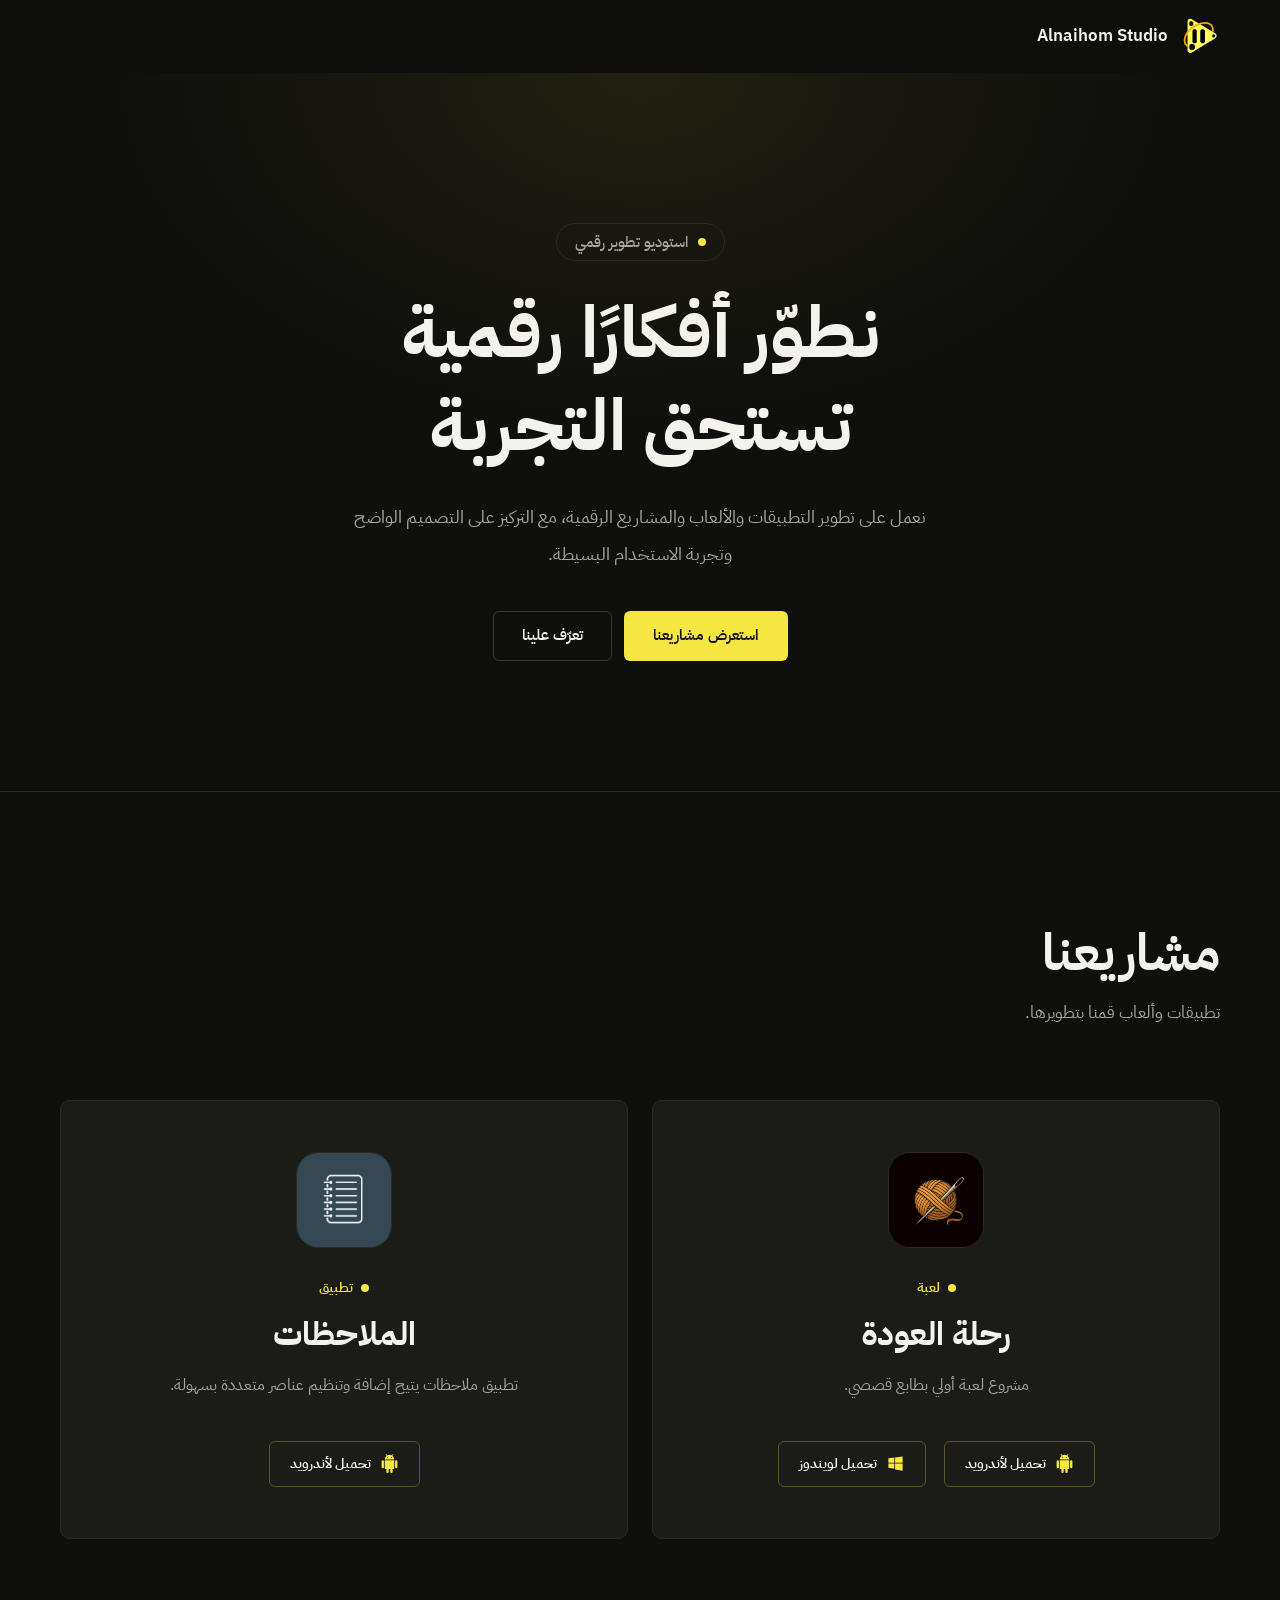
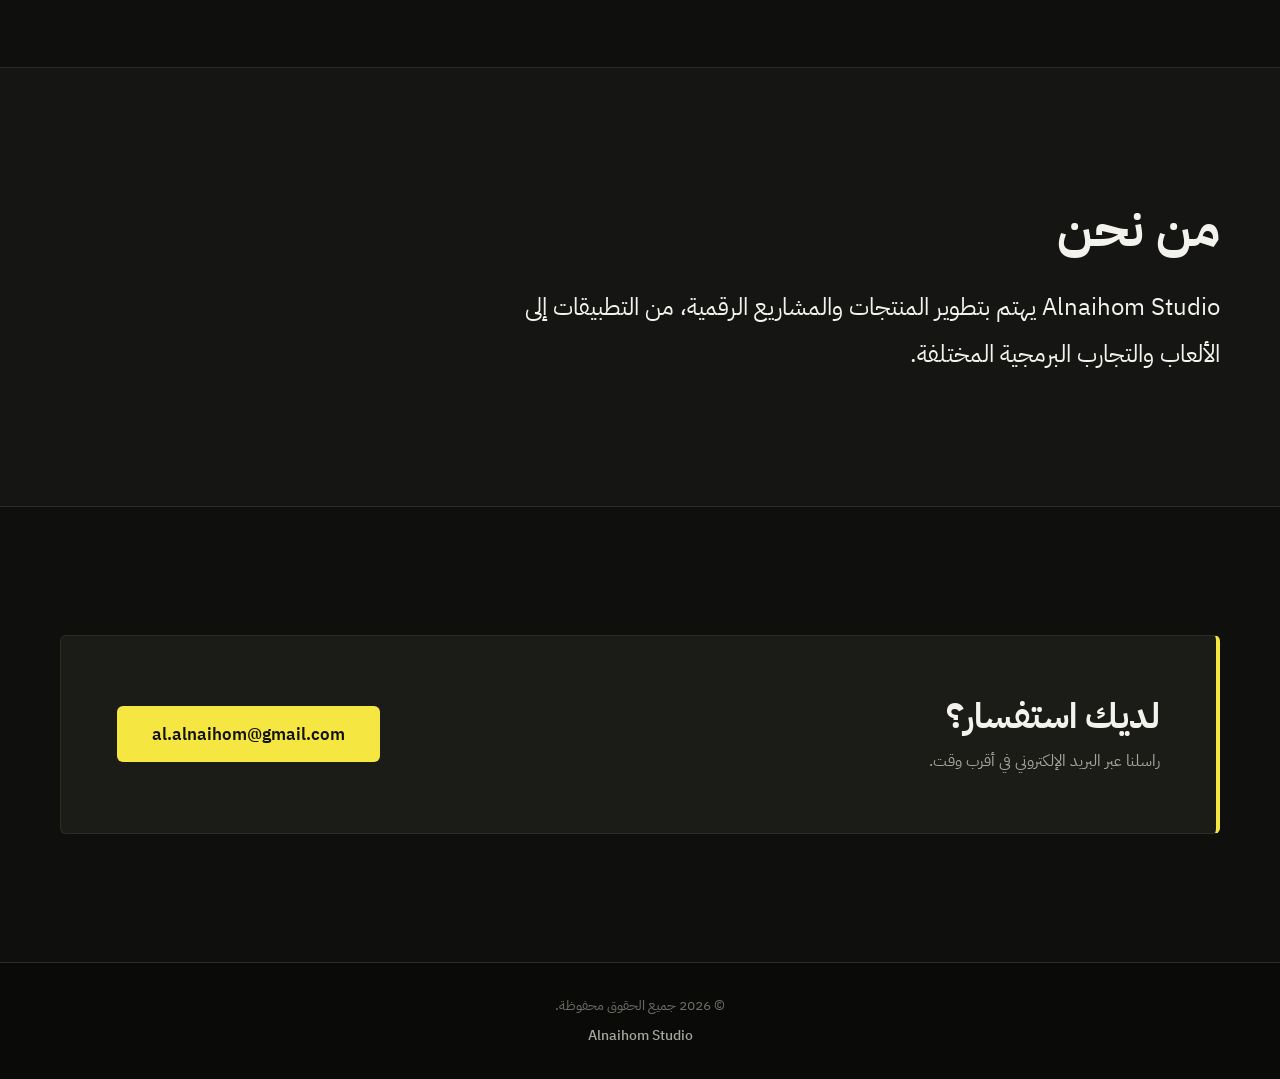
<file: index.html>
<!DOCTYPE html>
<html lang="ar" dir="rtl">
<head>
    <meta charset="UTF-8">
    <meta name="viewport" content="width=device-width, initial-scale=1">
    <meta name="theme-color" content="#0f0f0d">

    <!-- ===== SEO ===== -->
    <title>Alnaihom Studio | تطبيقات وألعاب ومشاريع رقمية</title>

    <meta
        name="description"
        content="Alnaihom Studio هو استوديو لتطوير التطبيقات والألعاب والمشاريع الرقمية، مع التركيز على التصميم الواضح وتجربة الاستخدام البسيطة."
    >

    <link
        rel="canonical"
        href="https://alnaihom.github.io/alnaihom-studio/"
    >

    <!-- ===== Open Graph ===== -->
    <meta property="og:type" content="website">
    <meta property="og:site_name" content="Alnaihom Studio">
    <meta
        property="og:title"
        content="Alnaihom Studio | تطبيقات وألعاب ومشاريع رقمية"
    >
    <meta
        property="og:description"
        content="تطبيقات وألعاب ومشاريع رقمية من Alnaihom Studio."
    >
    <meta property="og:locale" content="ar_AR">
    <meta
        property="og:url"
        content="https://alnaihom.github.io/alnaihom-studio/"
    >
    <meta
        property="og:image"
        content="https://alnaihom.github.io/alnaihom-studio/assets/shareinglogo.png"
    >
    <meta
        property="og:image:alt"
        content="شعار Alnaihom Studio"
    >

    <!-- ===== Twitter / X ===== -->
    <meta
        name="twitter:card"
        content="summary_large_image"
    >
    <meta
        name="twitter:title"
        content="Alnaihom Studio | تطبيقات وألعاب ومشاريع رقمية"
    >
    <meta
        name="twitter:description"
        content="تطبيقات وألعاب ومشاريع رقمية من Alnaihom Studio."
    >
    <meta
        name="twitter:image"
        content="https://alnaihom.github.io/alnaihom-studio/assets/shareinglogo.png"
    >

    <!-- ===== بيانات Alnaihom Studio لمحركات البحث ===== -->
    <script type="application/ld+json">
    {
        "@context": "https://schema.org",
        "@type": "Organization",
        "name": "Alnaihom Studio",
        "url": "https://alnaihom.github.io/alnaihom-studio/",
        "logo": "https://alnaihom.github.io/alnaihom-studio/assets/logo.png",
        "email": "al.alnaihom@gmail.com"
    }
    </script>

    <!-- ===== الأيقونات ===== -->
    <link
        rel="icon"
        type="image/png"
        href="assets/logo.png"
    >

    <link
        rel="apple-touch-icon"
        href="assets/logo.png"
    >

    <!-- ===== الخط ===== -->
    <link
        rel="preconnect"
        href="https://fonts.googleapis.com"
    >

    <link
        rel="preconnect"
        href="https://fonts.gstatic.com"
        crossorigin
    >

    <link
        href="https://fonts.googleapis.com/css2?family=IBM+Plex+Sans+Arabic:wght@300;400;500;600;700&display=swap"
        rel="stylesheet"
    >

    <!-- ===== CSS ===== -->
    <link
        rel="stylesheet"
        href="css/style.css"
    >
</head>


<body>

    <a
        class="skip-link"
        href="#main"
    >
        تخطَّ إلى المحتوى
    </a>


    <!-- ===== الرأس ===== -->
    <header
        class="site-header"
        id="top"
    >

        <div class="container header-inner">

            <a
                href="#home"
                class="brand"
                aria-label="Alnaihom Studio - الرئيسية"
            >

                <span
                    class="brand-mark"
                    aria-hidden="true"
                >

                    <img
                        src="assets/logo.png"
                        alt=""
                        width="40"
                        height="40"
                    >

                </span>


                <span class="brand-name">
                    Alnaihom Studio
                </span>

            </a>

        </div>

    </header>


    <main id="main">

        <!-- ===== الرئيسية ===== -->
        <section
            class="hero"
            id="home"
        >

            <div class="container hero-inner">

                <div class="hero-text">

                    <p class="hero-kicker">
                        استوديو تطوير رقمي
                    </p>


                    <h1>
                        نطوّر أفكارًا رقمية تستحق التجربة
                    </h1>


                    <p class="hero-lead">
                        نعمل على تطوير التطبيقات والألعاب والمشاريع الرقمية،
                        مع التركيز على التصميم الواضح وتجربة الاستخدام البسيطة.
                    </p>


                    <div class="hero-actions">

                        <a
                            href="#projects"
                            class="btn btn-primary"
                        >
                            استعرض مشاريعنا
                        </a>


                        <a
                            href="#about"
                            class="btn btn-ghost"
                        >
                            تعرّف علينا
                        </a>

                    </div>

                </div>

            </div>

        </section>


        <!-- ===== المشاريع ===== -->
        <section
            class="section"
            id="projects"
        >

            <div class="container">

                <header class="section-head">

                    <h2>
                        مشاريعنا
                    </h2>

                    <p>
                        تطبيقات وألعاب قمنا بتطويرها.
                    </p>

                </header>


                <div class="projects">

                    <!-- ===== رحلة العودة ===== -->
                    <article
                        class="project"
                        id="return"
                    >

                        <div class="project-icon">

                            <img
                                src="assets/return.png"
                                alt="شعار لعبة رحلة العودة"
                                width="96"
                                height="96"
                            >

                        </div>


                        <div class="project-body">

                            <span class="tag">
                                لعبة
                            </span>


                            <h3>
                                رحلة العودة
                            </h3>


                            <p>
                                مشروع لعبة أولي بطابع قصصي.
                            </p>


                            <div class="downloads">

                                <!-- Android -->
                                <a
                                    class="btn-dl"
                                    href="https://github.com/Alnaihom/alnaihom-studio/releases/download/Return-v1.0/Return.apk"
                                >

                                    <svg
                                        viewBox="0 0 24 24"
                                        width="19"
                                        height="19"
                                        aria-hidden="true"
                                    >

                                        <path d="M6 18c0 .55.45 1 1 1h1v3.5a1.5 1.5 0 0 0 3 0V19h2v3.5a1.5 1.5 0 0 0 3 0V19h1c.55 0 1-.45 1-1V8H6v10zM3.5 8A1.5 1.5 0 0 0 2 9.5v7a1.5 1.5 0 0 0 3 0v-7A1.5 1.5 0 0 0 3.5 8zm17 0A1.5 1.5 0 0 0 19 9.5v7a1.5 1.5 0 0 0 3 0v-7A1.5 1.5 0 0 0 20.5 8zm-4.97-5.84 1.3-1.3a.5.5 0 0 0-.7-.7l-1.48 1.48A5.97 5.97 0 0 0 12 1c-.96 0-1.86.23-2.66.63L7.85.15a.5.5 0 0 0-.7.7l1.31 1.31A5.97 5.97 0 0 0 6 7h12c0-1.99-.97-3.75-2.47-4.84zM10 5H9V4h1v1zm5 0h-1V4h1v1z"/>

                                    </svg>


                                    <span>
                                        تحميل لأندرويد
                                    </span>

                                </a>


                                <!-- Windows -->
                                <a
                                    class="btn-dl"
                                    href="https://github.com/Alnaihom/alnaihom-studio/releases/download/Return-v1.0/Return.exe"
                                >

                                    <svg
                                        viewBox="0 0 24 24"
                                        width="19"
                                        height="19"
                                        aria-hidden="true"
                                    >

                                        <path d="M3 5.5 10.5 4.4v6.6H3V5.5zM11.5 4.3 21 3v8h-9.5V4.3zM3 12h7.5v6.6L3 17.5V12zM11.5 12H21v9l-9.5-1.3V12z"/>

                                    </svg>


                                    <span>
                                        تحميل لويندوز
                                    </span>

                                </a>

                            </div>

                        </div>

                    </article>


                    <!-- ===== الملاحظات ===== -->
                    <article
                        class="project"
                        id="notes"
                    >

                        <div class="project-icon">

                            <img
                                src="assets/note.png"
                                alt="شعار تطبيق الملاحظات"
                                width="96"
                                height="96"
                            >

                        </div>


                        <div class="project-body">

                            <span class="tag">
                                تطبيق
                            </span>


                            <h3>
                                الملاحظات
                            </h3>


                            <p>
                                تطبيق ملاحظات يتيح إضافة وتنظيم عناصر متعددة بسهولة.
                            </p>


                            <div class="downloads">

                                <!-- Android -->
                                <a
                                    class="btn-dl"
                                    href="https://github.com/Alnaihom/alnaihom-studio/releases/download/Note-v1.0/Notes.apk"
                                >

                                    <svg
                                        viewBox="0 0 24 24"
                                        width="19"
                                        height="19"
                                        aria-hidden="true"
                                    >

                                        <path d="M6 18c0 .55.45 1 1 1h1v3.5a1.5 1.5 0 0 0 3 0V19h2v3.5a1.5 1.5 0 0 0 3 0V19h1c.55 0 1-.45 1-1V8H6v10zM3.5 8A1.5 1.5 0 0 0 2 9.5v7a1.5 1.5 0 0 0 3 0v-7A1.5 1.5 0 0 0 3.5 8zm17 0A1.5 1.5 0 0 0 19 9.5v7a1.5 1.5 0 0 0 3 0v-7A1.5 1.5 0 0 0 20.5 8zm-4.97-5.84 1.3-1.3a.5.5 0 0 0-.7-.7l-1.48 1.48A5.97 5.97 0 0 0 12 1c-.96 0-1.86.23-2.66.63L7.85.15a.5.5 0 0 0-.7.7l1.31 1.31A5.97 5.97 0 0 0 6 7h12c0-1.99-.97-3.75-2.47-4.84zM10 5H9V4h1v1zm5 0h-1V4h1v1z"/>

                                    </svg>


                                    <span>
                                        تحميل لأندرويد
                                    </span>

                                </a>

                            </div>

                        </div>

                    </article>

                </div>

            </div>

        </section>


        <!-- ===== من نحن ===== -->
        <section
            class="section section-alt"
            id="about"
        >

            <div class="container about-grid">

                <header class="section-head">

                    <h2>
                        من نحن
                    </h2>


                    <p class="about-lead">
                        Alnaihom Studio يهتم بتطوير المنتجات والمشاريع الرقمية،
                        من التطبيقات إلى الألعاب والتجارب البرمجية المختلفة.
                    </p>

                </header>

            </div>

        </section>


        <!-- ===== التواصل ===== -->
        <section
            class="section contact-section"
            id="contact"
        >

            <div class="container">

                <div class="contact-box">

                    <div>

                        <h2>
                            لديك استفسار؟
                        </h2>


                        <p>
                            راسلنا عبر البريد الإلكتروني في أقرب وقت.
                        </p>

                    </div>


                    <a
                        class="btn btn-primary btn-lg"
                        href="mailto:al.alnaihom@gmail.com"
                    >

                        <span dir="ltr">
                            al.alnaihom@gmail.com
                        </span>

                    </a>

                </div>

            </div>

        </section>

    </main>


    <!-- ===== التذييل ===== -->
    <footer class="site-footer">

        <div class="container footer-inner">

            <p>

                ©
                <span id="year">2026</span>
                جميع الحقوق محفوظة.

                <br>

                <span class="footer-brand">
                    Alnaihom Studio
                </span>

            </p>

        </div>

    </footer>


    <!-- ===== JavaScript ===== -->
    <script src="js/main.js"></script>

</body>
    </html>
</file>
<file: css/style.css>
/* =========================================================
   Alnaihom Studio
   ========================================================= */

:root {
    --ink: #0f0f0d;
    --ink-2: #151513;
    --surface: #1b1b18;
    --line: #2c2c27;
    --text: #f3f2ec;
    --muted: #a7a69d;
    --faint: #6f6e66;
    --yellow: #f5e642;
    --yellow-press: #e6d62a;
    --on-yellow: #121210;

    --font: "IBM Plex Sans Arabic", "Segoe UI", Tahoma, Arial, sans-serif;
    --container: 1160px;
    --radius: 6px;
    --header-h: 72px;
}

*, *::before, *::after { box-sizing: border-box; margin: 0; padding: 0; }

html {
    scroll-behavior: smooth;
    scroll-padding-top: calc(var(--header-h) + 8px);
    -webkit-text-size-adjust: 100%;
}

body {
    background: var(--ink);
    color: var(--text);
    font-family: var(--font);
    font-size: 16px;
    line-height: 1.85;
    overflow-x: hidden;
    -webkit-font-smoothing: antialiased;
}

img { display: block; max-width: 100%; }
a { color: inherit; text-decoration: none; }
ul { list-style: none; }
button { font: inherit; color: inherit; background: none; border: 0; cursor: pointer; }

:focus-visible {
    outline: 2px solid var(--yellow);
    outline-offset: 3px;
    border-radius: 2px;
}

.container {
    width: min(var(--container), calc(100% - 48px));
    margin-inline: auto;
}

.skip-link {
    position: absolute;
    inset-block-start: -60px;
    inset-inline-start: 16px;
    z-index: 100;
    padding: 8px 16px;
    background: var(--yellow);
    color: var(--on-yellow);
    font-weight: 600;
}
.skip-link:focus { inset-block-start: 12px; }


/* ================= الرأس ================= */

.site-header {
    position: sticky;
    top: 0;
    z-index: 50;
    background: rgba(15, 15, 13, .86);
    -webkit-backdrop-filter: blur(14px);
    backdrop-filter: blur(14px);
    border-bottom: 1px solid transparent;
    transition: border-color .25s;
}
.site-header.is-scrolled { border-bottom-color: var(--line); }

.header-inner {
    min-height: var(--header-h);
    display: flex;
    align-items: center;
    justify-content: space-between;
    gap: 24px;
}

.brand {
    display: inline-flex;
    align-items: center;
    gap: 12px;
    flex-shrink: 0;
}

.brand-mark {
    width: 40px;
    height: 40px;
    display: grid;
    place-items: center;
    border-radius: var(--radius);
    overflow: hidden;
}
.brand-mark img { width: 100%; height: 100%; object-fit: contain; }

/* إذا لم يوجد logo.png يُخفى مكانه */
.brand-mark.is-empty { display: none; }

.brand-name {
    font-size: 17px;
    font-weight: 600;
    white-space: nowrap;
    direction: ltr;
}

/* ================= الأزرار ================= */

.btn {
    min-height: 50px;
    padding: 0 28px;
    display: inline-flex;
    align-items: center;
    justify-content: center;
    border-radius: var(--radius);
    border: 1px solid transparent;
    font-size: 15px;
    font-weight: 600;
    transition: background .2s, border-color .2s, color .2s;
}
.btn-primary { background: var(--yellow); color: var(--on-yellow); }
.btn-primary:hover { background: var(--yellow-press); }
.btn-ghost { border-color: #3b3b35; color: var(--text); }
.btn-ghost:hover { border-color: var(--yellow); color: var(--yellow); }
.btn-lg { min-height: 56px; padding: 0 34px; font-size: 17px; }


/* ================= الرئيسية ================= */

.hero {
    padding: clamp(72px, 12vw, 150px) 0 clamp(72px, 11vw, 130px);
    border-bottom: 1px solid var(--line);
    background:
        radial-gradient(ellipse 60% 70% at 50% 0%, rgba(245, 230, 66, .08), transparent 70%),
        var(--ink);
}

.hero-inner { display: flex; justify-content: center; }
.hero-text {
    max-width: 860px;
    text-align: center;
}

.hero-kicker {
    display: inline-flex;
    align-items: center;
    gap: 10px;
    margin-bottom: 26px;
    padding: 6px 18px;
    border: 1px solid var(--line);
    border-radius: 999px;
    color: var(--muted);
    font-size: 15px;
    font-weight: 500;
    line-height: 1.6;
}
.hero-kicker::before {
    content: "";
    width: 8px;
    height: 8px;
    background: var(--yellow);
    border-radius: 50%;
}

.hero h1 {
    margin-bottom: 26px;
    font-size: clamp(2.4rem, 5.6vw, 4.5rem);
    font-weight: 700;
    line-height: 1.3;
    text-wrap: balance;
}

.hero-lead {
    max-width: 620px;
    margin: 0 auto 38px;
    color: var(--muted);
    font-size: clamp(1rem, 1.5vw, 1.15rem);
    line-height: 2;
}

.hero-actions { display: flex; flex-wrap: wrap; justify-content: center; gap: 12px; }

/* ================= الأقسام ================= */

.section {
    padding: clamp(72px, 10vw, 128px) 0;
    border-bottom: 1px solid var(--line);
}
.section-alt { background: var(--ink-2); }

.section-head h2 {
    font-size: clamp(2rem, 4.4vw, 3.2rem);
    font-weight: 700;
    line-height: 1.3;
}
.section-head > p {
    margin-top: 10px;
    color: var(--muted);
    font-size: 17px;
}

#projects .section-head { margin-bottom: clamp(40px, 6vw, 72px); }


/* ================= المشاريع ================= */

.projects {
    display: grid;
    grid-template-columns: repeat(2, minmax(0, 1fr));
    gap: 24px;
}

.project {
    display: flex;
    flex-direction: column;
    align-items: center;
    text-align: center;
    padding: clamp(32px, 4vw, 52px) clamp(24px, 3.5vw, 44px);
    background: var(--surface);
    border: 1px solid var(--line);
    border-radius: 10px;
    transition: border-color .25s, transform .25s;
}
.project:hover { border-color: #55512a; }

/* شعار المشروع بحجم أيقونة تطبيق */
.project-icon {
    width: 96px;
    height: 96px;
    margin-bottom: 30px;
    flex-shrink: 0;
    border-radius: 22px;
    background: var(--ink);
    border: 1px solid var(--line);
    overflow: hidden;
}
.project-icon img {
    width: 100%;
    height: 100%;
    object-fit: contain;
}
/* بديل مؤقت إذا لم يُرفع الشعار بعد */
.project-icon.is-empty {
    background:
        repeating-linear-gradient(135deg, transparent 0 9px, rgba(255,255,255,.04) 9px 10px),
        var(--ink);
}

.tag {
    display: inline-flex;
    align-items: center;
    gap: 8px;
    margin-bottom: 14px;
    color: var(--yellow);
    font-size: 14px;
    font-weight: 600;
    line-height: 1.4;
}
.tag::before {
    content: "";
    width: 8px;
    height: 8px;
    background: var(--yellow);
    border-radius: 50%;
}

.project-body {
    width: 100%;
    flex: 1;
    display: flex;
    flex-direction: column;
    align-items: center;
    text-align: center;
}

.project-body h3 {
    margin-bottom: 12px;
    font-size: clamp(1.6rem, 2.6vw, 2.1rem);
    font-weight: 700;
    line-height: 1.35;
}
.project-body p {
    max-width: 380px;
    margin-inline: auto;
    color: var(--muted);
    font-size: 16px;
    line-height: 2;
}

/* أزرار التنزيل */
.downloads {
    width: 100%;
    margin-top: auto;
    padding-top: 40px;
    display: flex;
    flex-wrap: wrap;
    justify-content: center;
    gap: 14px 18px;
}
.btn-dl {
    min-height: 46px;
    padding: 0 20px;
    display: inline-flex;
    align-items: center;
    justify-content: center;
    gap: 9px;
    border: 1px solid #5a5528;
    border-radius: var(--radius);
    font-size: 14px;
    font-weight: 600;
    transition: background .2s, border-color .2s, color .2s;
}
.btn-dl svg { width: 19px; height: 19px; fill: var(--yellow); transition: fill .2s; }
.btn-dl:hover { background: var(--yellow); border-color: var(--yellow); color: var(--on-yellow); }
.btn-dl:hover svg { fill: var(--on-yellow); }

.project-link {
    display: inline-block;
    margin-top: 22px;
    padding-bottom: 3px;
    border-bottom: 2px solid var(--yellow);
    font-weight: 600;
}
.project-link:hover { color: var(--yellow); }


/* ================= من نحن ================= */

.about-lead {
    max-width: 760px;
    margin-top: 22px !important;
    color: var(--text) !important;
    font-size: clamp(1.15rem, 2vw, 1.5rem) !important;
    line-height: 1.95;
}

/* ================= التواصل ================= */

.contact-section { border-bottom: 0; }

.contact-box {
    display: flex;
    align-items: center;
    justify-content: space-between;
    gap: 32px;
    padding: clamp(28px, 5vw, 56px);
    background: var(--surface);
    border: 1px solid var(--line);
    border-inline-start: 4px solid var(--yellow);
    border-radius: var(--radius);
}
.contact-box h2 {
    font-size: clamp(1.5rem, 3vw, 2.2rem);
    font-weight: 700;
    line-height: 1.4;
}
.contact-box p { margin-top: 6px; color: var(--muted); }


/* ================= التذييل ================= */

.site-footer { background: #0a0a09; border-top: 1px solid var(--line); }
.footer-inner {
    padding: 30px 0;
    display: flex;
    flex-direction: column;
    align-items: center;
    text-align: center;
    gap: 0;
    color: var(--faint);
    font-size: 14px;
}
.footer-brand { display: inline-block; margin-top: 4px; color: var(--muted); font-weight: 500; }


/* ================= حركة الدخول (مرة واحدة) ================= */

@media (prefers-reduced-motion: no-preference) {
    .hero-text > * {
        animation: rise .7s cubic-bezier(.2, .7, .2, 1) both;
    }
    .hero-kicker { animation-delay: .05s; }
    .hero h1 { animation-delay: .12s; }
    .hero-lead { animation-delay: .2s; }
    .hero-actions { animation-delay: .28s; }

    @keyframes rise {
        from { opacity: 0; transform: translateY(18px); }
        to { opacity: 1; transform: none; }
    }
}
@media (prefers-reduced-motion: reduce) {
    html { scroll-behavior: auto; }
    * { transition: none !important; }
}


/* ================= الأجهزة اللوحية ================= */

@media (max-width: 960px) {
    .projects { grid-template-columns: 1fr; }
}


/* ================= الجوال ================= */

@media (max-width: 720px) {
    :root { --header-h: 64px; }

    .container { width: calc(100% - 36px); }

    .hero-actions .btn { flex: 1 1 calc(50% - 6px); padding: 0 12px; }

    .project-icon { width: 80px; height: 80px; border-radius: 18px; margin-bottom: 24px; }

    .contact-box { flex-direction: column; align-items: stretch; text-align: start; gap: 24px; }
    .contact-box .btn { width: 100%; font-size: 15px; }

}

@media (max-width: 380px) {
    .hero-actions .btn { flex-basis: 100%; }
    .btn-dl { flex: 1 1 100%; }
    .brand-name { font-size: 15px; }
}
</file>
